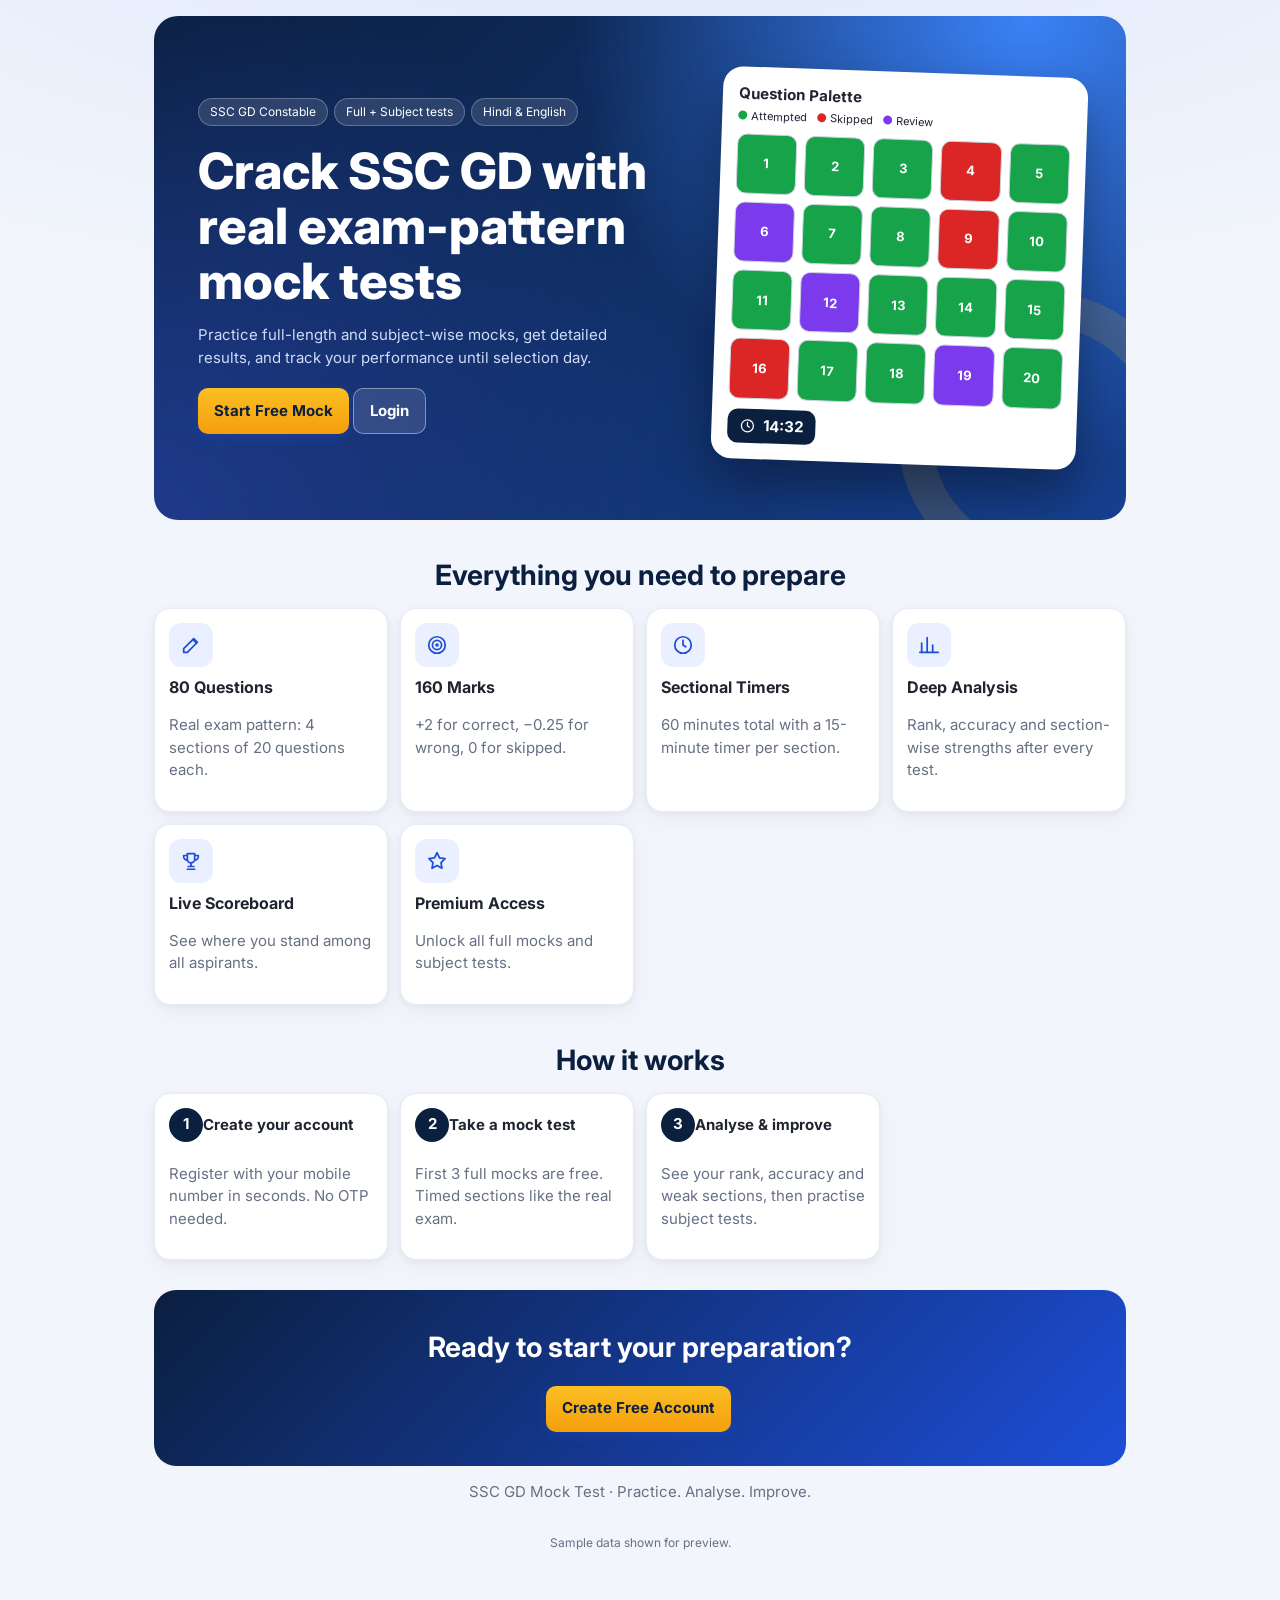
<file: index.html>
<!doctype html><html lang="en"><head><meta charset="utf-8"><meta name="viewport" content="width=device-width,initial-scale=1,viewport-fit=cover"><title>SSC GD Mock Test</title><link rel="preconnect" href="https://fonts.googleapis.com"><link href="https://fonts.googleapis.com/css2?family=Inter:wght@400;500;600;700;800&display=swap" rel="stylesheet"><link rel="stylesheet" href="css/style.css"></head><body><header class="top"><span class="logo"><svg class="i" viewBox="0 0 24 24" aria-hidden="true"><path d="M12 3l8 3v6c0 4.5-3.2 8-8 9-4.8-1-8-4.5-8-9V6z"/><path d="M9 12l2 2 4-4"/></svg> SSC GD <b>Mock</b></span><span class="av" id="av"></span></header><main>
<section id="s-home"><div class="hero"><div><div class="chips"><span>SSC GD Constable</span><span>Full + Subject tests</span><span>Hindi &amp; English</span></div><h1>Crack SSC GD with real exam-pattern mock tests</h1><p>Practice full-length and subject-wise mocks, get detailed results, and track your performance until selection day.</p><button class="btn main" data-go="register">Start Free Mock</button><button class="btn ghost" data-go="login">Login</button></div>
<div class="omr" aria-hidden="true"><b>Question Palette</b><div class="legend"><span><i class="d at"></i>Attempted</span><span><i class="d sk"></i>Skipped</span><span><i class="d rv"></i>Review</span></div><div class="dots"><span class="dot at">1</span><span class="dot at">2</span><span class="dot at">3</span><span class="dot sk">4</span><span class="dot at">5</span><span class="dot rv">6</span><span class="dot at">7</span><span class="dot at">8</span><span class="dot sk">9</span><span class="dot at">10</span><span class="dot at">11</span><span class="dot rv">12</span><span class="dot at">13</span><span class="dot at">14</span><span class="dot at">15</span><span class="dot sk">16</span><span class="dot at">17</span><span class="dot at">18</span><span class="dot rv">19</span><span class="dot at">20</span></div><div class="timer2"><svg class="i" viewBox="0 0 24 24" aria-hidden="true"><circle cx="12" cy="12" r="9"/><path d="M12 7v5l3 2"/></svg> 14:32</div></div></div>
<h2 class="c">Everything you need to prepare</h2><div class="grid"><div class="card feat"><span class="ico"><svg class="i" viewBox="0 0 24 24" aria-hidden="true"><path d="M4 20h4L19 9l-4-4L4 16z"/><path d="M14 6l4 4"/></svg></span><b>80 Questions</b><p class="muted">Real exam pattern: 4 sections of 20 questions each.</p></div><div class="card feat"><span class="ico"><svg class="i" viewBox="0 0 24 24" aria-hidden="true"><circle cx="12" cy="12" r="9"/><circle cx="12" cy="12" r="5"/><circle cx="12" cy="12" r="1"/></svg></span><b>160 Marks</b><p class="muted">+2 for correct, −0.25 for wrong, 0 for skipped.</p></div><div class="card feat"><span class="ico"><svg class="i" viewBox="0 0 24 24" aria-hidden="true"><circle cx="12" cy="12" r="9"/><path d="M12 7v5l3 2"/></svg></span><b>Sectional Timers</b><p class="muted">60 minutes total with a 15-minute timer per section.</p></div><div class="card feat"><span class="ico"><svg class="i" viewBox="0 0 24 24" aria-hidden="true"><path d="M4 20V10M10 20V4M16 20v-8M22 20H2"/></svg></span><b>Deep Analysis</b><p class="muted">Rank, accuracy and section-wise strengths after every test.</p></div><div class="card feat"><span class="ico"><svg class="i" viewBox="0 0 24 24" aria-hidden="true"><path d="M8 4h8v6a4 4 0 01-8 0zM8 6H4v1a4 4 0 004 4M16 6h4v1a4 4 0 01-4 4M12 14v4M8 21h8M9 18h6"/></svg></span><b>Live Scoreboard</b><p class="muted">See where you stand among all aspirants.</p></div><div class="card feat"><span class="ico"><svg class="i" viewBox="0 0 24 24" aria-hidden="true"><path d="M12 3l2.7 5.6 6.1.9-4.4 4.3 1 6.1L12 17l-5.4 2.9 1-6.1L3.2 9.5l6.1-.9z"/></svg></span><b>Premium Access</b><p class="muted">Unlock all full mocks and subject tests.</p></div></div>
<h2 class="c">How it works</h2><div class="grid steps"><div class="card"><span class="n">1</span><b>Create your account</b><p class="muted">Register with your mobile number in seconds. No OTP needed.</p></div><div class="card"><span class="n">2</span><b>Take a mock test</b><p class="muted">First 3 full mocks are free. Timed sections like the real exam.</p></div><div class="card"><span class="n">3</span><b>Analyse &amp; improve</b><p class="muted">See your rank, accuracy and weak sections, then practise subject tests.</p></div></div>
<div class="band"><h2>Ready to start your preparation?</h2><button class="btn main" data-go="register">Create Free Account</button></div><p class="muted" style="text-align:center">SSC GD Mock Test · Practice. Analyse. Improve.</p></section>
<section id="s-login" hidden><div class="auth"><aside class="aside"><div class="logo"><svg class="i" viewBox="0 0 24 24" aria-hidden="true"><path d="M12 3l8 3v6c0 4.5-3.2 8-8 9-4.8-1-8-4.5-8-9V6z"/><path d="M9 12l2 2 4-4"/></svg> SSC GD <b>Mock</b></div><h2>Welcome back, aspirant</h2><ul><li>Full-length mocks with sectional timers</li><li>Instant result, rank and analysis</li><li>Live scoreboard to track your standing</li></ul></aside><div class="pane"><h2>Login</h2><p class="muted">Enter your mobile number and password to continue.</p><label class="field"><span>Mobile Number</span><div class="inp"><i><svg class="i" viewBox="0 0 24 24" aria-hidden="true"><rect x="7" y="2.5" width="10" height="19" rx="2"/><path d="M11 18.5h2"/></svg></i><input id="l-mobile" type="tel" placeholder="10-digit mobile" autocomplete="off" inputmode="numeric" maxlength="10"></div></label><label class="field"><span>Password</span><div class="inp"><i><svg class="i" viewBox="0 0 24 24" aria-hidden="true"><rect x="5" y="11" width="14" height="10" rx="2"/><path d="M8 11V8a4 4 0 018 0v3"/></svg></i><input id="l-pass" type="password" placeholder="Your password" autocomplete="off" ><button type="button" class="eye" aria-label="Show or hide password" onclick="eye(this)"><svg class="i" viewBox="0 0 24 24" aria-hidden="true"><path d="M2 12s4-7 10-7 10 7 10 7-4 7-10 7S2 12 2 12z"/><circle cx="12" cy="12" r="3"/></svg></button></div></label><button id="l-btn" class="btn wide">Login</button><p class="muted c2">New here? <button class="link" data-go="register">Create account</button></p></div></div></section>
<section id="s-register" hidden><div class="auth"><aside class="aside"><div class="logo"><svg class="i" viewBox="0 0 24 24" aria-hidden="true"><path d="M12 3l8 3v6c0 4.5-3.2 8-8 9-4.8-1-8-4.5-8-9V6z"/><path d="M9 12l2 2 4-4"/></svg> SSC GD <b>Mock</b></div><h2>Start your SSC GD preparation</h2><ul><li>First 3 full mocks are free</li><li>No OTP, no email verification</li><li>Takes less than a minute</li></ul></aside><div class="pane"><h2>Create account</h2><p class="muted">Fill in your details to get started.</p><label class="field"><span>Full Name</span><div class="inp"><i><svg class="i" viewBox="0 0 24 24" aria-hidden="true"><circle cx="12" cy="8" r="4"/><path d="M4 21c0-4.4 3.6-7 8-7s8 2.6 8 7"/></svg></i><input id="r-name" type="text" placeholder="Your full name" autocomplete="off" ></div></label><label class="field"><span>Mobile Number</span><div class="inp"><i><svg class="i" viewBox="0 0 24 24" aria-hidden="true"><rect x="7" y="2.5" width="10" height="19" rx="2"/><path d="M11 18.5h2"/></svg></i><input id="r-mobile" type="tel" placeholder="10-digit mobile" autocomplete="off" inputmode="numeric" maxlength="10"></div></label><label class="field"><span>Email (optional)</span><div class="inp"><i><svg class="i" viewBox="0 0 24 24" aria-hidden="true"><rect x="3" y="5" width="18" height="14" rx="2"/><path d="M3 7l9 6 9-6"/></svg></i><input id="r-email" type="email" placeholder="you@example.com" autocomplete="off" ></div></label><label class="field"><span>Password</span><div class="inp"><i><svg class="i" viewBox="0 0 24 24" aria-hidden="true"><rect x="5" y="11" width="14" height="10" rx="2"/><path d="M8 11V8a4 4 0 018 0v3"/></svg></i><input id="r-pass" type="password" placeholder="Min 4 characters" autocomplete="off" ><button type="button" class="eye" aria-label="Show or hide password" onclick="eye(this)"><svg class="i" viewBox="0 0 24 24" aria-hidden="true"><path d="M2 12s4-7 10-7 10 7 10 7-4 7-10 7S2 12 2 12z"/><circle cx="12" cy="12" r="3"/></svg></button></div></label><label class="field"><span>Confirm Password</span><div class="inp"><i><svg class="i" viewBox="0 0 24 24" aria-hidden="true"><rect x="5" y="11" width="14" height="10" rx="2"/><path d="M8 11V8a4 4 0 018 0v3"/></svg></i><input id="r-pass2" type="password" placeholder="Re-enter password" autocomplete="off" ><button type="button" class="eye" aria-label="Show or hide password" onclick="eye(this)"><svg class="i" viewBox="0 0 24 24" aria-hidden="true"><path d="M2 12s4-7 10-7 10 7 10 7-4 7-10 7S2 12 2 12z"/><circle cx="12" cy="12" r="3"/></svg></button></div></label><label class="field"><span>Referral Code (optional)</span><div class="inp"><i><svg class="i" viewBox="0 0 24 24" aria-hidden="true"><rect x="3" y="8" width="18" height="4"/><path d="M5 12v9h14v-9M12 8v13M12 8c-2-4-6-3-5 0M12 8c2-4 6-3 5 0"/></svg></i><input id="r-ref" type="text" placeholder="Enter code if you have one" autocomplete="off" ></div></label><button id="r-btn" class="btn wide">Create Account</button><p class="muted c2">Already registered? <button class="link" data-go="login">Login</button></p></div></div></section>
<section id="s-dashboard" hidden></section><section id="s-full-tests" hidden></section><section id="s-subject-tests" hidden></section><section id="s-active-test" hidden></section><section id="s-result" hidden></section><section id="s-review" hidden></section><section id="s-performance" hidden></section><section id="s-scoreboard" hidden></section><section id="s-profile" hidden></section><section id="s-premium" hidden></section></main>
<nav class="bottom" aria-label="Main"><button data-nav="dashboard"><span aria-hidden="true"><svg class="i" viewBox="0 0 24 24" aria-hidden="true"><path d="M3 11l9-8 9 8"/><path d="M5 10v10h14V10"/></svg></span>Home</button><button data-nav="tests"><span aria-hidden="true"><svg class="i" viewBox="0 0 24 24" aria-hidden="true"><path d="M4 20h4L19 9l-4-4L4 16z"/><path d="M14 6l4 4"/></svg></span>Tests</button><button data-nav="performance"><span aria-hidden="true"><svg class="i" viewBox="0 0 24 24" aria-hidden="true"><path d="M4 20V10M10 20V4M16 20v-8M22 20H2"/></svg></span>Performance</button><button data-nav="scoreboard"><span aria-hidden="true"><svg class="i" viewBox="0 0 24 24" aria-hidden="true"><path d="M8 4h8v6a4 4 0 01-8 0zM8 6H4v1a4 4 0 004 4M16 6h4v1a4 4 0 01-4 4M12 14v4M8 21h8M9 18h6"/></svg></span>Scoreboard</button><button data-nav="profile"><span aria-hidden="true"><svg class="i" viewBox="0 0 24 24" aria-hidden="true"><circle cx="12" cy="8" r="4"/><path d="M4 21c0-4.4 3.6-7 8-7s8 2.6 8 7"/></svg></span>Profile</button></nav>
<div id="modal" hidden></div><div id="toast" hidden role="status"></div><script src="js/config.js"></script><script src="js/supabase.js"></script><script src="js/auth.js"></script><script src="js/test-engine.js"></script><script src="js/app.js"></script></body></html>
</file>
<file: css/style.css>
:root{--navy:#0f2a52;--blue:#2563eb;--ok:#16a34a;--warn:#d97706;--bad:#dc2626;--pur:#7c3aed;--bg:#f6f7f9;--tx:#1f2430;--mu:#667085;--bd:#e3e7ee}
*{box-sizing:border-box}html{-webkit-text-size-adjust:100%}body{margin:0;background:var(--bg);color:var(--tx);font:15px/1.5 Inter,system-ui,-apple-system,BlinkMacSystemFont,"Segoe UI",sans-serif;overflow-x:hidden}
h2{font-size:clamp(22px,5vw,28px);margin:.2em 0 .5em;color:var(--navy)}h3{font-size:clamp(17px,4vw,20px);margin:.8em 0 .4em}.muted,small{color:var(--mu)}
main{max-width:1000px;margin:0 auto;padding:16px 14px}body.in main{padding-bottom:90px}[hidden]{display:none!important}
.grid{display:grid;grid-template-columns:repeat(auto-fill,minmax(min(100%,230px),1fr));gap:12px;margin:12px 0}
.card,.stat,.mbox{background:#fff;border:1px solid var(--bd);border-radius:12px;padding:14px;box-shadow:0 1px 3px rgba(15,42,82,.07);overflow-wrap:anywhere}
.stat b{display:block;font-size:22px;color:var(--navy)}.stat span{color:var(--mu);font-size:13px}
button,.btn{font:inherit;cursor:pointer;min-height:46px;padding:10px 16px;border-radius:10px;border:1px solid var(--blue);background:var(--blue);color:#fff;display:inline-flex;align-items:center;justify-content:center;text-decoration:none;margin:4px 4px 4px 0;max-width:100%}
button:disabled{opacity:.5;cursor:not-allowed}.out{background:#fff;color:var(--blue)}.gold{background:var(--warn);border-color:var(--warn)}.danger{background:var(--bad);border-color:var(--bad)}.rvb{background:var(--pur);border-color:var(--pur)}
button:focus-visible,input:focus-visible,select:focus-visible,summary:focus-visible{outline:3px solid #93b4f5;outline-offset:2px}
.cta .card{font-size:17px;font-weight:600;color:var(--navy);text-align:left;cursor:pointer;min-height:64px;justify-content:flex-start}
.hero{background:var(--navy);color:#fff;border-radius:16px;padding:28px 18px}.hero h1{margin:0 0 8px;font-size:clamp(26px,7vw,40px)}.hero .btn{background:#fff;color:var(--navy)}.hero .out{background:transparent;color:#fff;border-color:#fff}
.field{display:block;margin:10px 0}.field input,.search,#rc,#rv,select{width:100%;min-height:46px;padding:10px 12px;border:1px solid var(--bd);border-radius:10px;font:inherit;background:#fff}
.form{max-width:440px;margin:auto}
nav.bottom{display:none;position:fixed;left:0;right:0;bottom:0;background:#fff;border-top:1px solid var(--bd);padding:4px 4px calc(4px + env(safe-area-inset-bottom));z-index:20}
body.in nav.bottom{display:flex}nav.bottom button{flex:1;margin:0;background:none;border:0;color:var(--mu);flex-direction:column;font-size:12px;min-height:50px;padding:4px}nav.bottom .on{color:var(--blue);font-weight:700}
@media(min-width:800px){body.in main{padding-bottom:20px;margin-left:200px}body.in nav.bottom{top:0;right:auto;bottom:auto;width:180px;flex-direction:column;border-right:1px solid var(--bd);border-top:0;padding-top:20px}}
.thead{position:sticky;top:0;z-index:10;background:var(--navy);color:#fff;display:flex;justify-content:space-between;align-items:center;gap:8px;padding:8px 12px;border-radius:10px}.timer{font:700 22px ui-monospace,monospace}
.pal{background:#fff;border:1px solid var(--bd);border-radius:10px;padding:8px;margin:10px 0}.legend{display:flex;flex-wrap:wrap;gap:4px 12px;font-size:12px;margin:6px 0}.d{display:inline-block;width:12px;height:12px;border-radius:50%;border:1px solid #999;margin-right:4px;background:#fff}
.palette{display:grid;grid-template-columns:repeat(auto-fill,minmax(46px,1fr));gap:6px;max-height:180px;overflow-y:auto}.pb{margin:0;padding:0;min-height:44px;background:#fff;color:var(--tx);border:1px solid #bbb}
.at{background:var(--ok)!important;color:#fff!important}.sk{background:var(--bad)!important;color:#fff!important}.rv{background:var(--pur)!important;color:#fff!important}.pb.cur{outline:3px solid var(--navy);outline-offset:1px}.d.at,.d.sk,.d.rv{border:0}
.qpanel{overflow-x:hidden}.qtext{font-size:clamp(16px,4vw,18px);white-space:pre-wrap;overflow-wrap:anywhere;margin:8px 0 12px}.qpanel img,.card img{max-width:100%;height:auto}
.opt{width:100%;min-height:48px;padding:12px 14px;text-align:left;white-space:normal;overflow-wrap:anywhere;background:#fff;color:var(--tx);border:1.5px solid var(--bd);justify-content:flex-start;margin:6px 0;font-size:clamp(15px,3.8vw,17px)}
.opt.on{border-color:var(--blue);background:#eaf1ff}.ro{display:block}.ro.ok{background:#e7f6ec;border-color:var(--ok)}.ro.bad{background:#fdeaea;border-color:var(--bad)}
.actions{display:grid;grid-template-columns:1fr 1fr;gap:8px;margin:12px 0}.actions .btn,.actions button{width:100%;margin:0}.actions.col{grid-template-columns:1fr}.sub{width:100%;margin-top:18px}
#modal{position:fixed;inset:0;background:rgba(15,42,82,.55);display:flex;align-items:center;justify-content:center;z-index:50}.mbox{width:calc(100% - 24px);max-width:420px;max-height:90vh;overflow-y:auto}
#toast{position:fixed;left:12px;right:12px;bottom:calc(80px + env(safe-area-inset-bottom));background:var(--tx);color:#fff;padding:12px;border-radius:10px;z-index:60;text-align:center}
.bar{height:10px;background:#e8ecf3;border-radius:9px;margin:8px 0;overflow:hidden}.bar i{display:block;height:100%;background:var(--ok)}
.table-wrapper{overflow-x:auto;width:100%}table{border-collapse:collapse;width:100%;background:#fff;font-size:14px}th,td{padding:8px;border-bottom:1px solid var(--bd);text-align:left;white-space:nowrap}.acts button{min-height:36px;padding:4px 8px;font-size:13px}
.adm{display:flex}.side{width:220px;background:var(--navy);min-height:100vh;padding:14px;flex-shrink:0}.side button{display:block;width:100%;background:none;border:0;color:#cfd9ee;text-align:left;margin:2px 0}.side .on{background:#1d3f75;color:#fff}.adm main{flex:1;min-width:0;max-width:none}#burger{display:none}
@media(max-width:800px){.side{position:fixed;left:-240px;top:0;bottom:0;z-index:40;transition:left .2s}.side.open{left:0}#burger{display:inline-flex}}

/* ===== premium theme ===== */
:root{--navy:#0b1f3f;--blue:#1d4ed8;--gold:#f59e0b;--bg:#f2f5fb}
body{font-family:Inter,system-ui,-apple-system,"Segoe UI",sans-serif;background:radial-gradient(1200px 400px at 50% -100px,#dfe8fb,transparent),var(--bg)}
.card,.stat{border-radius:16px;border:1px solid #e6ebf5;box-shadow:0 2px 6px rgba(11,31,63,.05),0 8px 24px rgba(11,31,63,.04);transition:transform .15s,box-shadow .15s}
.card:hover,button.card:hover{transform:translateY(-2px);box-shadow:0 10px 28px rgba(11,31,63,.12)}
.btn,button{background:linear-gradient(180deg,#2f62ec,#1d4ed8);border:0;box-shadow:0 4px 12px rgba(29,78,216,.3);font-weight:600}.btn.out,.out{background:#fff;color:var(--blue);border:1.5px solid #c7d4f5;box-shadow:none}
.gold{background:linear-gradient(180deg,#fbbf24,#f59e0b)!important;color:#0b1f3f}.danger{background:linear-gradient(180deg,#ef4444,#dc2626)}.rvb{background:linear-gradient(180deg,#8b5cf6,#7c3aed)}
.opt{box-shadow:none;background:#fff}.pb{box-shadow:none}nav.bottom button{box-shadow:none;background:none}.acts button,.side button{box-shadow:none}.cta .card,.qa{background:#fff;color:var(--tx);box-shadow:0 2px 6px rgba(11,31,63,.05)}
.top{display:none;position:sticky;top:0;z-index:30;align-items:center;justify-content:space-between;padding:10px 16px;background:linear-gradient(90deg,var(--navy),#16408f);color:#fff}body.in .top{display:flex}.logo{font-size:18px;font-weight:700}.logo b{color:#fbbf24}
.av{width:34px;height:34px;border-radius:50%;background:var(--gold);color:var(--navy);display:grid;place-items:center;font-weight:800}
@media(min-width:800px){body.in nav.bottom{top:56px}}
nav.bottom{box-shadow:0 -6px 20px rgba(11,31,63,.08)}nav.bottom .on{color:var(--blue);background:#eef3ff;border-radius:12px}
.hero{position:relative;overflow:hidden;display:grid;gap:26px;padding:30px 20px;border-radius:24px;color:#fff;background:radial-gradient(circle at 90% 0,#3b82f6 0,transparent 45%),radial-gradient(circle at 0 100%,#1e3a8a 0,transparent 50%),linear-gradient(135deg,#0b1f3f,#16408f)}
.hero::after{content:"";position:absolute;right:-60px;bottom:-60px;width:220px;height:220px;border-radius:50%;border:34px solid rgba(251,191,36,.14)}
.hero>*{position:relative;z-index:1}@media(min-width:800px){.hero{grid-template-columns:1.15fr .85fr;padding:56px 44px;align-items:center}}
.hero h1{font-size:clamp(30px,8vw,50px);line-height:1.1;font-weight:800;margin:12px 0}.hero p{color:#cfdcf7;max-width:46ch}
.chips span{display:inline-block;background:rgba(255,255,255,.12);border:1px solid rgba(255,255,255,.25);padding:4px 11px;border-radius:99px;font-size:12px;margin:0 6px 6px 0}
.hero .btn,.hero .btn.main,.main{background:linear-gradient(180deg,#fbbf24,#f59e0b);color:var(--navy);font-weight:700;border:0}.hero .ghost,.ghost{background:rgba(255,255,255,.12);color:#fff;border:1.5px solid rgba(255,255,255,.4);box-shadow:none}
.omr{background:#fff;color:var(--tx);border-radius:20px;padding:16px;box-shadow:0 24px 50px rgba(0,0,0,.35);transform:rotate(2deg)}.dots{display:grid;grid-template-columns:repeat(5,1fr);gap:8px;margin:10px 0}
.dot{aspect-ratio:1;border-radius:10px;display:grid;place-items:center;font-size:13px;font-weight:700;border:1.5px solid #cbd5e1;background:#fff}.timer2{background:var(--navy);color:#fff;border-radius:10px;padding:6px 12px;font-weight:700;display:inline-block}
.c{text-align:center;margin:34px 0 6px}.feat{text-align:left}.ico{display:inline-grid;place-items:center;width:44px;height:44px;border-radius:12px;background:#eaf0ff;font-size:22px;flex-shrink:0}.feat b{display:block;margin:8px 0 2px;font-size:16px}
.steps .n{display:inline-grid;place-items:center;width:34px;height:34px;border-radius:50%;background:var(--navy);color:#fff;font-weight:700;margin-bottom:6px}
.band{margin:30px 0 14px;text-align:center;padding:30px 16px;border-radius:22px;color:#fff;background:linear-gradient(135deg,#0b1f3f,#1d4ed8)}.band h2{color:#fff}
.dhero{display:flex;flex-wrap:wrap;gap:14px;align-items:center;justify-content:space-between;padding:22px 18px;border-radius:20px;color:#fff;background:radial-gradient(circle at 100% 0,#3b82f6,transparent 50%),linear-gradient(135deg,#0b1f3f,#16408f)}.dhero h2{color:#fff;margin:2px 0 6px}.dhero small,.dhero p{color:#cfdcf7;margin:6px 0 0}
.tag{display:inline-block;font-size:12px;font-weight:700;padding:2px 10px;border-radius:99px;margin-left:6px}.tag.g{background:#dcfce7;color:#166534}.tag.a{background:#fef3c7;color:#92400e}.tag.r{background:#fee2e2;color:#991b1b}
.sg .stat{display:flex;flex-direction:column;gap:2px}.sg .ico{margin-bottom:6px}.qa{display:flex!important;align-items:center;gap:12px;text-align:left}.qa b{display:block;font-size:16px}.qa small{display:block;font-weight:400}
.tcard{position:relative}.tcard .no{position:absolute;right:12px;top:8px;font-size:38px;font-weight:800;color:#e8eefb}.chips2 span{display:inline-block;background:#eef3ff;color:#1e3a8a;font-size:12px;font-weight:600;padding:3px 9px;border-radius:8px;margin:0 6px 6px 0}
.rhero{display:flex;flex-wrap:wrap;gap:20px;align-items:center;padding:20px;border-radius:20px;background:#fff;border:1px solid #e6ebf5;box-shadow:0 8px 24px rgba(11,31,63,.06)}
.ring{--p:0;width:150px;height:150px;border-radius:50%;background:conic-gradient(var(--ok) calc(var(--p)*1%),#e6eaf3 0);display:grid;place-items:center;position:relative;flex-shrink:0}.ring::before{content:"";position:absolute;inset:13px;background:#fff;border-radius:50%}.ring>div{position:relative;text-align:center}.ring b{font-size:30px;color:var(--navy);display:block;line-height:1}
.seg{display:flex;height:12px;border-radius:9px;overflow:hidden;background:#e6eaf3;margin:10px 0}.seg i{display:block;height:100%}.ins p{margin:6px 0}
.side{background:linear-gradient(180deg,#0b1f3f,#12306a)}.thead{background:linear-gradient(90deg,#0b1f3f,#16408f);box-shadow:0 6px 16px rgba(11,31,63,.2)}
@media(prefers-reduced-motion:reduce){*{transition:none!important}}

/* ===== auth ===== */
.auth{display:grid;max-width:900px;margin:8px auto;border-radius:24px;overflow:hidden;background:#fff;box-shadow:0 24px 60px rgba(11,31,63,.16)}@media(min-width:760px){.auth{grid-template-columns:.9fr 1.1fr;margin-top:30px}}
.aside{position:relative;padding:26px 22px;color:#fff;background:radial-gradient(circle at 100% 0,#3b82f6,transparent 55%),linear-gradient(150deg,#0b1f3f,#16408f)}.aside h2{color:#fff;font-size:clamp(20px,5vw,28px)}.aside ul{list-style:none;padding:0;margin:14px 0 0}.aside li{margin:8px 0;color:#d6e2fb}.aside li::before{content:"✓ ";color:#fbbf24;font-weight:700}.aside .logo{font-weight:700}.aside .logo b{color:#fbbf24}
@media(max-width:759px){.aside ul{display:none}.aside{padding:18px 20px}}
.pane{padding:24px 20px}.field span{display:block;font-size:13px;font-weight:600;margin-bottom:4px;color:#344054}
.inp{display:flex;align-items:center;border:1.5px solid #dbe3f3;border-radius:12px;background:#fff}.inp:focus-within{border-color:var(--blue);box-shadow:0 0 0 4px rgba(29,78,216,.12)}.inp input{border:0!important;box-shadow:none!important;flex:1;min-width:0;background:transparent!important;outline:0}.inp i{padding:0 4px 0 12px;font-style:normal}
.eye{background:none!important;box-shadow:none!important;color:var(--mu);min-height:44px;padding:0 12px;margin:0;border:0}.wide{width:100%;margin:12px 0 4px}.c2{text-align:center}.link{background:none!important;box-shadow:none!important;color:var(--blue);min-height:0;padding:0 4px;margin:0;font-weight:700;border:0}
/* ===== admin ===== */
.adm{min-height:100vh}.side{display:flex;flex-direction:column;gap:2px;position:sticky;top:0;height:100vh;overflow-y:auto;color:#fff}.side nav{display:flex;flex-direction:column;gap:2px;margin:10px 0}
.brand{font-weight:800;font-size:18px;padding:4px 6px 10px}.brand b{color:#fbbf24}.brand small{display:block;font-weight:500;color:#9db3dd;font-size:12px}
.who{display:flex;gap:10px;align-items:center;padding:10px;border-radius:14px;background:rgba(255,255,255,.08)}.who small{display:block;color:#9db3dd}
.side button{display:flex;align-items:center;gap:10px;border-radius:10px;min-height:44px;padding:8px 12px}.side button:hover{background:rgba(255,255,255,.08)}.side button.on{background:linear-gradient(90deg,#2f62ec,#1d4ed8);box-shadow:0 4px 12px rgba(0,0,0,.25)}.side .lo{margin-top:auto;color:#fca5a5}
.atop{display:flex;align-items:center;gap:12px;margin-bottom:14px}.atop h2{margin:0;flex:1}#panel .grid{margin-top:4px}
.adm main{padding:18px 16px 40px;background:transparent}
#scrim{display:none;position:fixed;inset:0;background:rgba(11,31,63,.5);z-index:35}.side.open~#scrim{display:block}
@media(max-width:800px){.side{height:100%;width:250px;left:-270px}.side.open{left:0;box-shadow:12px 0 40px rgba(0,0,0,.35)}#burger{background:#fff;color:var(--navy);box-shadow:0 2px 8px rgba(11,31,63,.12);min-width:46px;padding:0}}
.table-wrapper{border-radius:14px;border:1px solid #e6ebf5;background:#fff;box-shadow:0 2px 8px rgba(11,31,63,.05);margin-top:8px}table th{background:#f4f7fd;color:#475467;font-size:12px;font-weight:700;position:sticky;top:0}tr:hover td{background:#f8faff}td{font-size:14px}
.tag.n{background:#eef1f7;color:#667085}.tag.p{background:#ede9fe;color:#5b21b6}.search{margin-bottom:8px;border-radius:12px}
/* ===== active test ===== */
body.testing nav.bottom,body.testing .top{display:none!important}body.testing main{margin-left:0;max-width:760px;padding-bottom:170px}
.thead .tt b{display:block;font-size:15px}.thead small{color:#bcd0f5}.timer{background:rgba(255,255,255,.14);border:1px solid rgba(255,255,255,.3);border-radius:12px;padding:6px 12px}.timer.low{background:#dc2626;border-color:#fecaca;animation:pulse 1s infinite}@keyframes pulse{50%{opacity:.7}}
.strip{display:flex;align-items:center;justify-content:space-between;gap:8px;margin:10px 0 6px}.steps2{display:flex;gap:6px;overflow-x:auto;padding-bottom:2px;flex:1;scrollbar-width:none}.st{white-space:nowrap;font-size:12px;font-weight:600;padding:5px 11px;border-radius:99px;background:#e8edf7;color:#667085}.st.now{background:var(--navy);color:#fff}.st.done{background:#dcfce7;color:#166534}.sm{min-height:36px;padding:4px 12px;font-size:13px;margin:0;flex-shrink:0}
.prog{height:6px;background:#e1e7f3;border-radius:9px;overflow:hidden;margin-bottom:8px}.prog i{display:block;height:100%;background:linear-gradient(90deg,#22c55e,#16a34a);transition:width .3s}
.pal summary{font-weight:700;cursor:pointer;min-height:36px;display:flex;align-items:center;justify-content:space-between}.cnts em{font-style:normal;font-size:12px;font-weight:700;margin-left:6px;padding:2px 8px;border-radius:99px;background:#eef1f7}.cnts .g{background:#dcfce7;color:#166534}.cnts .r{background:#fee2e2;color:#991b1b}.cnts .p{background:#ede9fe;color:#5b21b6}
.pb{border-radius:10px;font-weight:700}.pb.cur{outline:3px solid var(--blue);outline-offset:2px}
.qcard{background:#fff;border:1px solid #e6ebf5;border-radius:18px;padding:16px;box-shadow:0 8px 24px rgba(11,31,63,.06)}.qh{display:flex;flex-wrap:wrap;gap:8px;align-items:center}.qn{background:var(--navy);color:#fff;font-weight:800;border-radius:10px;padding:3px 12px}.mk{font-size:12px;color:var(--mu)}
.opt{display:flex;align-items:center;gap:12px;border-radius:14px;border:1.5px solid #dbe3f3;transition:border-color .12s,background .12s}.opt:hover{border-color:#93b4f5}.ltr{flex-shrink:0;width:32px;height:32px;border-radius:50%;display:grid;place-items:center;font-weight:700;background:#eef3ff;color:var(--blue)}.ot{flex:1;min-width:0;overflow-wrap:anywhere}
.opt.on{border-color:var(--blue);background:#eef3ff;box-shadow:0 0 0 3px rgba(29,78,216,.12)}.opt.on .ltr{background:var(--blue);color:#fff}.ro .ltr{display:none}
.abar{position:fixed;left:0;right:0;bottom:0;z-index:25;display:grid;grid-template-columns:1fr 1fr;gap:8px;padding:10px 12px calc(10px + env(safe-area-inset-bottom));background:#fff;border-top:1px solid #e1e7f3;box-shadow:0 -8px 24px rgba(11,31,63,.1)}.abar button{margin:0;width:100%}
@media(min-width:560px){.abar{grid-template-columns:repeat(4,1fr);max-width:760px;margin:0 auto;border-radius:18px 18px 0 0}}

/* ===== compact test controls ===== */
body.testing main{padding:8px 12px 96px}
.thead{padding:6px 12px;border-radius:12px}.thead .tt b{font-size:13px}.thead small{font-size:11px}.timer{font-size:15px;padding:3px 10px;border-radius:9px;letter-spacing:.5px}
.strip{margin:6px 0 4px}.st{font-size:11px;padding:3px 9px}.sm{min-height:30px;padding:2px 10px;font-size:12px;border-radius:8px}
.prog{height:4px;margin-bottom:6px}
.pal{padding:4px 10px;margin:6px 0;border-radius:12px}.pal summary{min-height:30px;font-size:13px}.cnts em{font-size:11px;padding:1px 7px}
.legend{font-size:11px;gap:2px 10px;margin:2px 0 6px}.d{width:9px;height:9px}
.palette{grid-template-columns:repeat(auto-fill,minmax(32px,1fr));gap:5px;max-height:84px;padding-bottom:4px}
.pb{min-height:32px;font-size:12px;border-radius:8px}.pb.cur{outline-width:2px;outline-offset:1px}
.qcard{padding:12px;border-radius:14px}.qn{font-size:13px;padding:2px 10px}
.opt{min-height:44px;padding:8px 12px;margin:5px 0}.ltr{width:28px;height:28px;font-size:13px}
.abar{gap:6px;padding:6px 10px calc(6px + env(safe-area-inset-bottom));grid-template-columns:1fr 1fr 1fr 1.4fr}.abar button{min-height:38px;padding:4px 6px;font-size:13px;border-radius:9px}
@media(min-width:560px){.abar{grid-template-columns:1fr 1fr 1fr 1.4fr}}
/* ===== admin mobile fix (final override) ===== */
.adm main{min-width:0;width:100%}.table-wrapper{max-width:100%}
@media(max-width:800px){
.adm{display:block}
.side{position:fixed!important;top:0;left:0;bottom:0;height:100%;width:260px;max-width:84vw;transform:translateX(-105%);transition:transform .22s ease;z-index:40;box-shadow:none}
.side.open{transform:none;box-shadow:12px 0 40px rgba(0,0,0,.4)}
#burger{display:inline-flex!important;align-items:center;justify-content:center}
.adm main{padding:12px 12px 40px;margin:0}
.atop{position:sticky;top:0;z-index:20;background:#f2f5fb;padding:6px 0;margin-bottom:8px}
.atop h2{font-size:18px}
}
@media(min-width:801px){#burger{display:none!important}#scrim{display:none!important}.side{transform:none}}

/* ===== svg icons ===== */
.i{width:1.15em;height:1.15em;fill:none;stroke:currentColor;stroke-width:1.9;stroke-linecap:round;stroke-linejoin:round;vertical-align:-.2em;flex-shrink:0}
.ico .i{width:22px;height:22px;color:var(--blue)}nav.bottom button .i{width:22px;height:22px}.side button .i{width:20px;height:20px}.who+nav .i{opacity:.9}
.logo .i,.brand .i{color:#fbbf24;width:1.25em;height:1.25em;margin-right:6px}.inp i .i{width:18px;height:18px;color:var(--mu)}.eye .i{width:20px;height:20px}#burger .i{width:22px;height:22px}.ins .i{width:18px;height:18px;margin-right:6px;color:var(--blue)}.timer2 .i{width:16px;height:16px;margin-right:4px}.hero .i{color:inherit}
</file>
